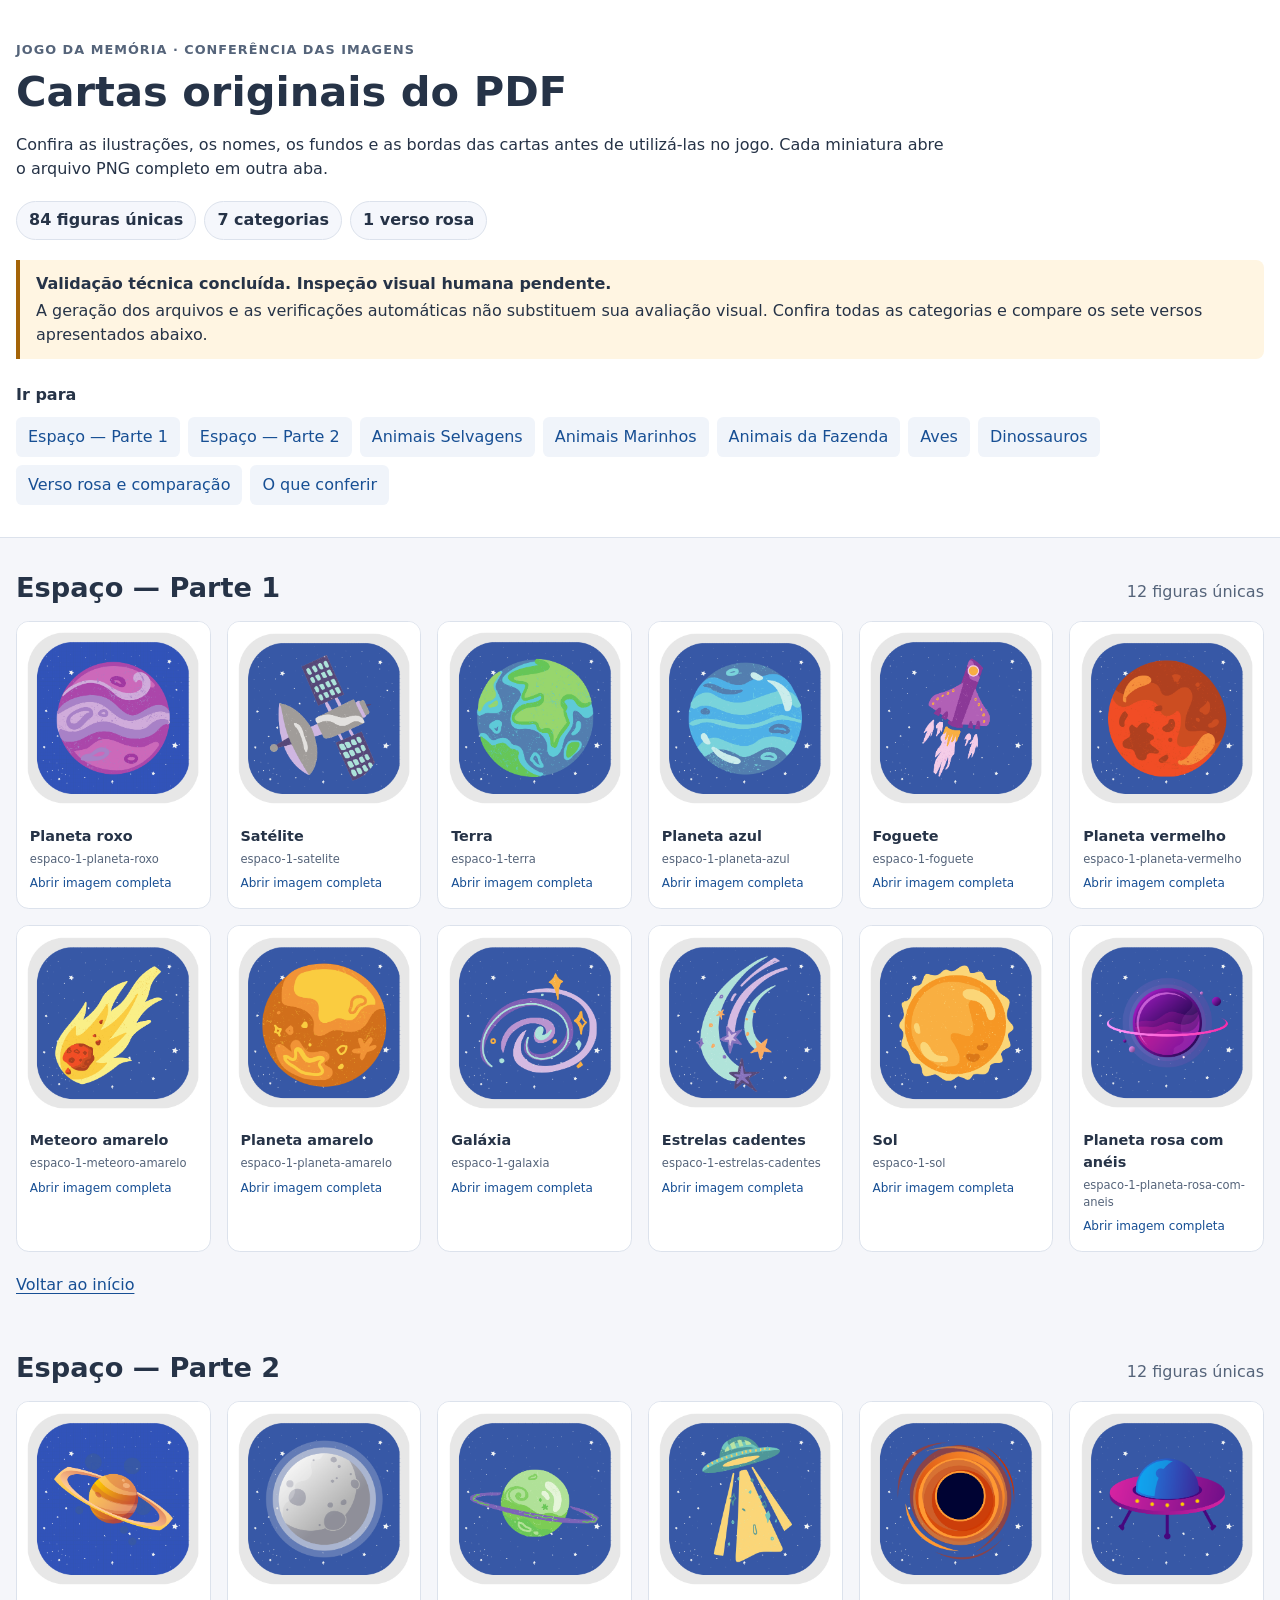
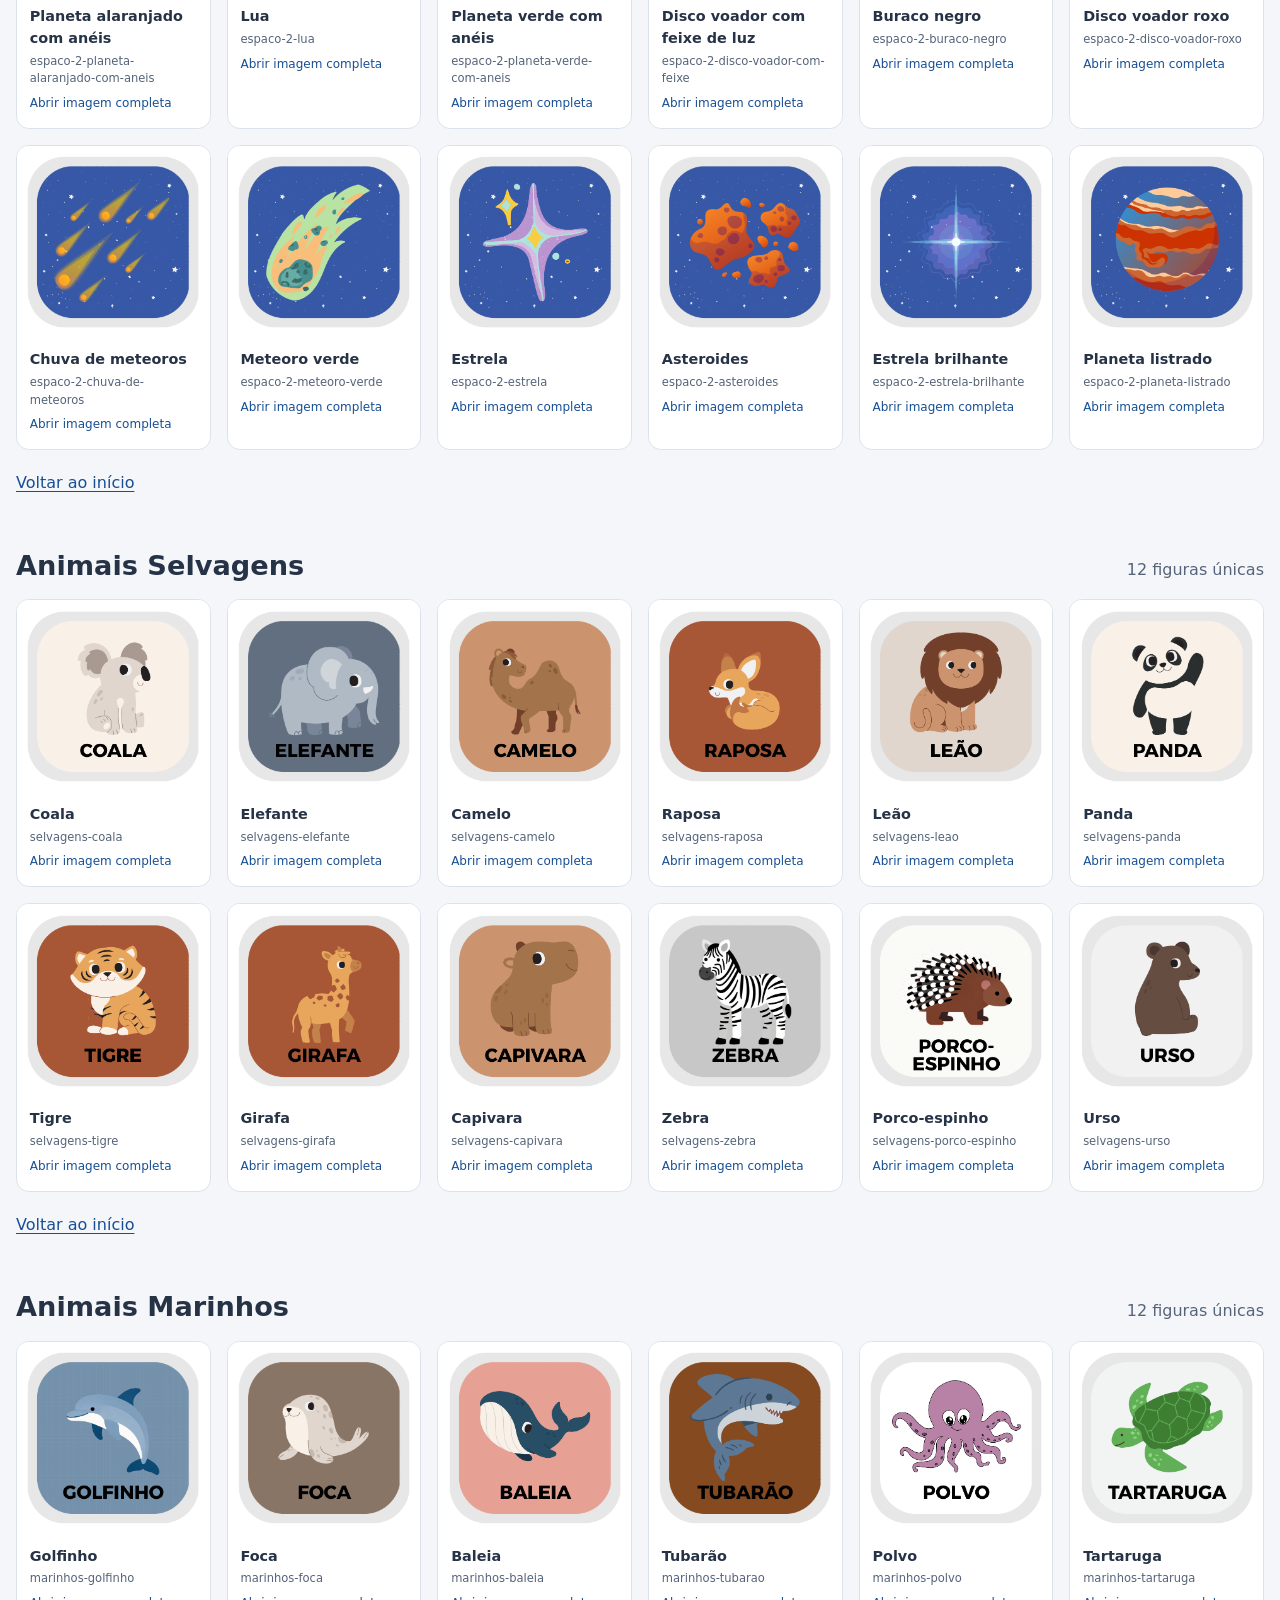
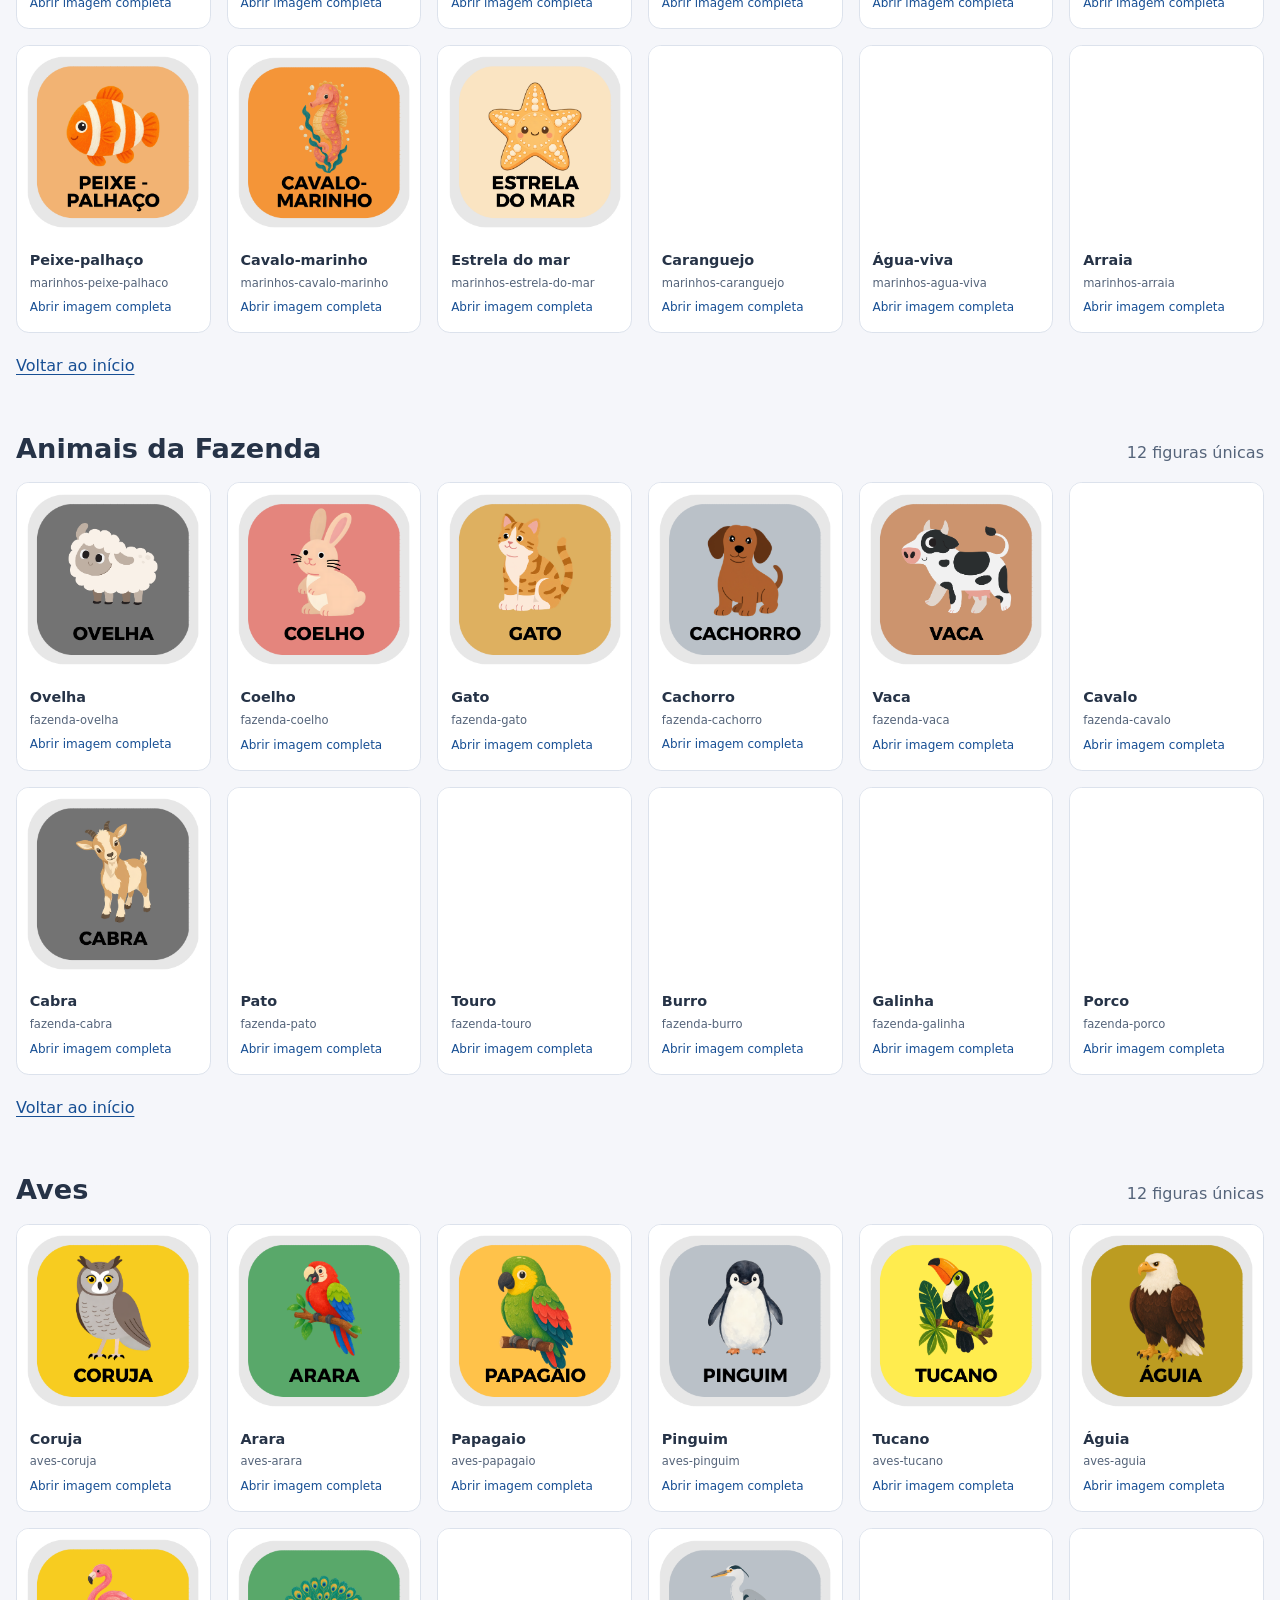
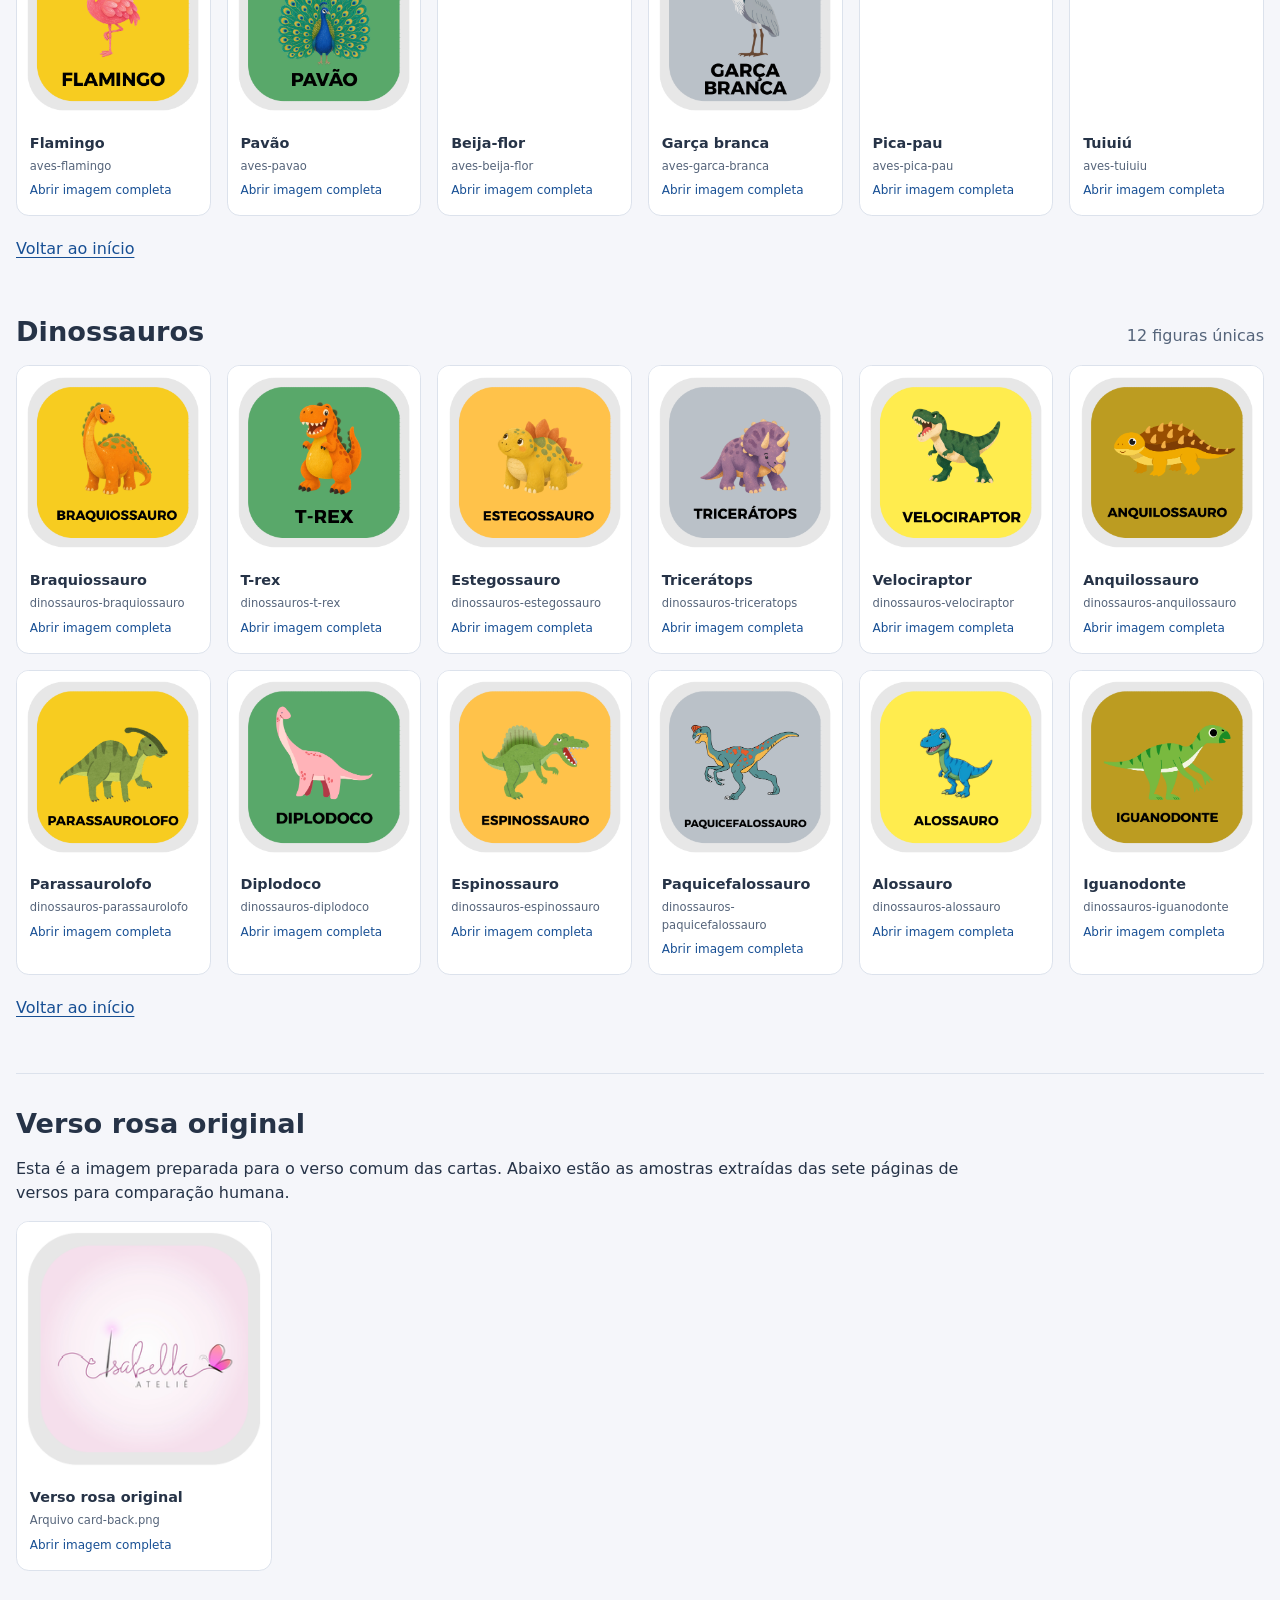
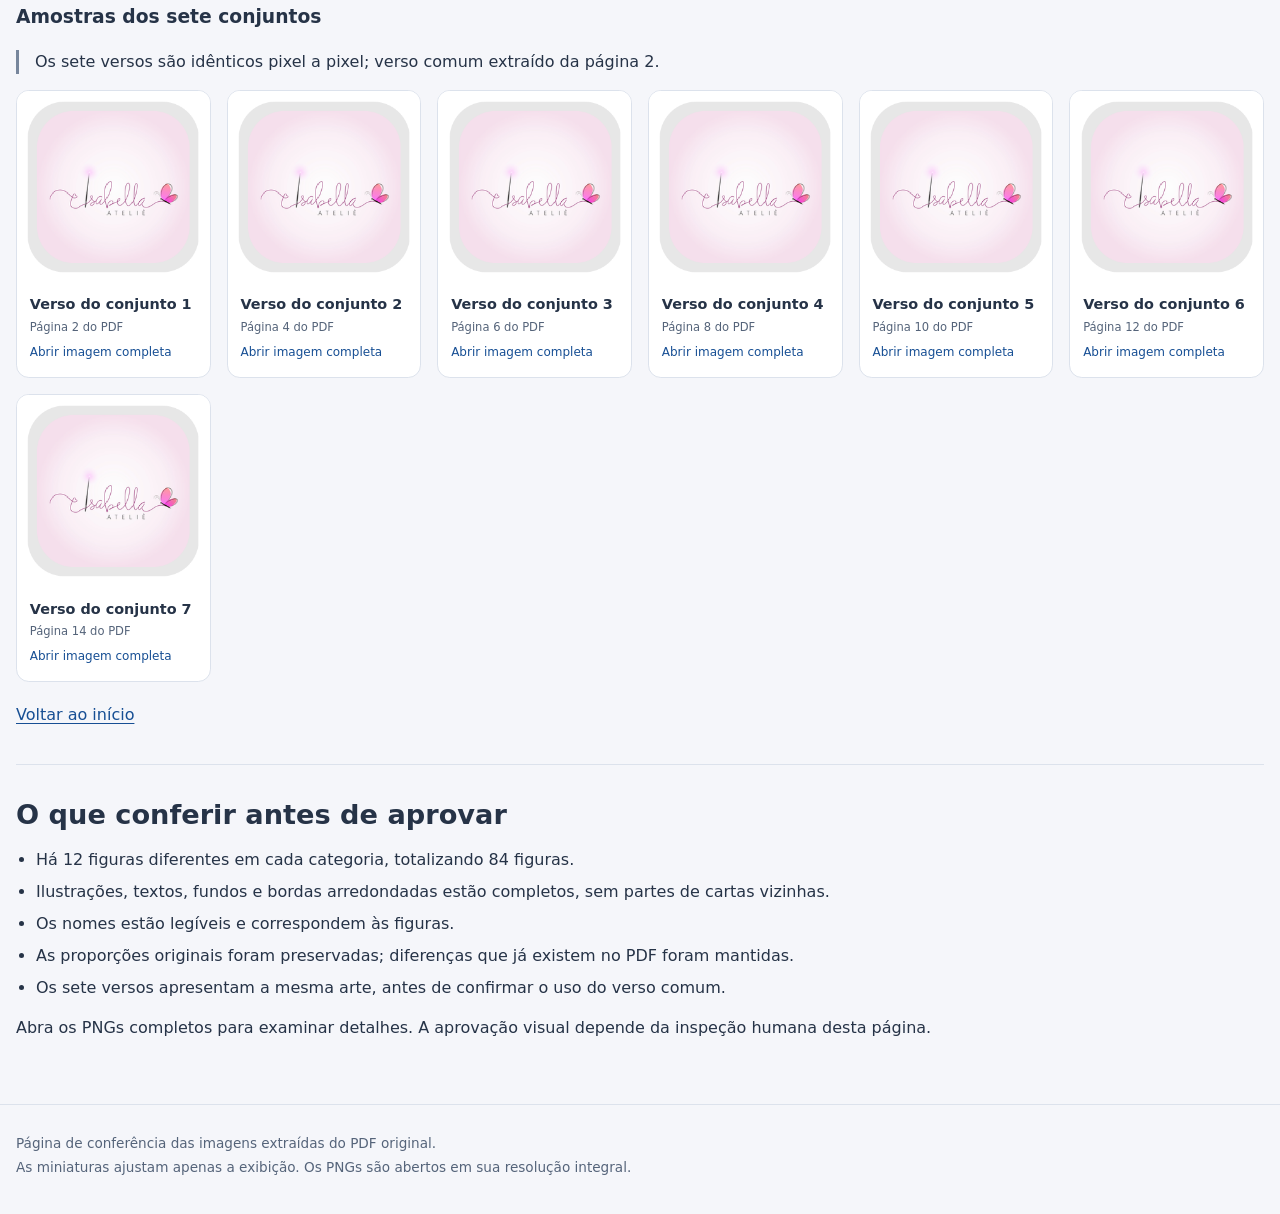
<file: cards-review.html>
<!doctype html>
<html lang="pt-BR">
<head>
  <meta charset="utf-8">
  <meta name="viewport" content="width=device-width, initial-scale=1">
  <meta name="color-scheme" content="light">
  <title>Conferência das cartas originais</title>
  <style>
    :root { color-scheme: light; font-family: system-ui, -apple-system, BlinkMacSystemFont, "Segoe UI", sans-serif;
      color: #263347; background: #f5f6fa; line-height: 1.5; scroll-behavior: smooth; }
    * { box-sizing: border-box; }
    body { margin: 0; min-width: 0; }
    a { color: #174f94; text-underline-offset: .2em; }
    a:hover { color: #0d3265; }
    a:focus-visible { outline: 3px solid #174f94; outline-offset: 4px; border-radius: 4px; }
    .skip-link { position: absolute; left: 1rem; top: -6rem; padding: .75rem 1rem; background: white; z-index: 2; }
    .skip-link:focus { top: 1rem; }
    .layout { width: min(100% - 2rem, 78rem); margin-inline: auto; }
    header { background: #fff; border-bottom: 1px solid #dce2ec; padding: 2.5rem 0 2rem; }
    .eyebrow { margin: 0 0 .5rem; font-size: .8rem; font-weight: 700; letter-spacing: .08em; text-transform: uppercase; color: #55647a; }
    h1 { margin: 0 0 1rem; font-size: clamp(1.7rem, 4vw, 2.6rem); line-height: 1.2; }
    header p { max-width: 58rem; margin: .75rem 0; }
    .summary { display: flex; flex-wrap: wrap; gap: .5rem; margin: 1.25rem 0; }
    .summary span { padding: .4rem .75rem; border-radius: 2rem; border: 1px solid #dce2ec; background: #f5f7fc; font-weight: 600; }
    .review-status { border-left: 4px solid #a46408; padding: .75rem 1rem; background: #fff5e2; border-radius: 0 .5rem .5rem 0; }
    .review-status strong { display: block; margin-bottom: .2rem; }
    nav { margin-top: 1.5rem; }
    nav ul { display: flex; flex-wrap: wrap; gap: .5rem; list-style: none; margin: .6rem 0 0; padding: 0; }
    nav a { display: block; padding: .5rem .75rem; background: #f0f4fa; border-radius: .4rem; text-decoration: none; }
    main { padding-block: 2rem; }
    section { scroll-margin-top: 1rem; }
    .category { margin-bottom: 3rem; }
    .section-heading { display: flex; align-items: baseline; justify-content: space-between; flex-wrap: wrap; gap: .5rem 1rem; margin-bottom: 1rem; }
    h2 { margin: 0; font-size: clamp(1.3rem, 3vw, 1.7rem); line-height: 1.3; }
    .section-heading span { color: #55647a; }
    .card-grid { display: grid; grid-template-columns: repeat(2, minmax(0, 1fr)); gap: .75rem; }
    .card { margin: 0; min-width: 0; background: white; border: 1px solid #dce2ec; border-radius: .8rem; overflow: hidden; }
    .image-link { display: grid; place-items: center; width: 100%; aspect-ratio: 1; padding: .65rem; background: white; }
    .image-link img { display: block; width: 100%; height: 100%; min-height: 0; object-fit: contain; }
    figcaption { display: flex; flex-direction: column; gap: .2rem; padding: .7rem .8rem 1rem; font-size: .9rem; overflow-wrap: anywhere; }
    .image-detail { font-size: .72rem; color: #55647a; }
    .open-hint { margin-top: .2rem; color: #174f94; font-size: .75rem; }
    .back-to-top { display: inline-block; margin-top: 1rem; padding-block: .3rem; }
    .back-section { border-top: 1px solid #dce2ec; padding-top: 2rem; margin-bottom: 2rem; }
    .back-section > p { max-width: 60rem; }
    .canonical-back { max-width: 16rem; margin: 1rem 0 2rem; }
    .comparison-note { border-left: 3px solid #77869c; padding-left: 1rem; }
    .check-list { padding-left: 1.25rem; max-width: 64rem; }
    .check-list li { margin-block: .5rem; }
    footer { padding: 1.5rem 0 2rem; border-top: 1px solid #dce2ec; font-size: .85rem; color: #55647a; }
    footer p { margin: .25rem 0; }
    @media (min-width: 38rem) { .card-grid { grid-template-columns: repeat(3, minmax(0, 1fr)); gap: 1rem; } }
    @media (min-width: 58rem) { .card-grid { grid-template-columns: repeat(4, minmax(0, 1fr)); } }
    @media (min-width: 75rem) { .card-grid { grid-template-columns: repeat(6, minmax(0, 1fr)); } }
    @media (max-width: 23rem) { .layout { width: min(100% - 1rem, 78rem); } figcaption { padding-inline: .5rem; font-size: .8rem; } }
    @media (prefers-reduced-motion: reduce) { :root { scroll-behavior: auto; } }
    @media print { body { background: white; } nav, .back-to-top, .open-hint, .skip-link { display: none; }
      .card-grid { grid-template-columns: repeat(4, minmax(0, 1fr)); } .card { break-inside: avoid; }
      .category { break-before: page; } header { padding-top: 0; } }
  </style>
</head>
<body>
  <a class="skip-link" href="#cartas">Ir para as cartas</a>
  <header id="inicio">
    <div class="layout">
      <p class="eyebrow">Jogo da Memória · Conferência das imagens</p>
      <h1>Cartas originais do PDF</h1>
      <p>Confira as ilustrações, os nomes, os fundos e as bordas das cartas antes de utilizá-las no jogo.
        Cada miniatura abre o arquivo PNG completo em outra aba.</p>
      <div class="summary" aria-label="Quantidade de imagens">
        <span>84 figuras únicas</span><span>7 categorias</span><span>1 verso rosa</span>
      </div>
      <div class="review-status" role="note">
        <strong>Validação técnica concluída. Inspeção visual humana pendente.</strong>
        A geração dos arquivos e as verificações automáticas não substituem sua avaliação visual.
        Confira todas as categorias e compare os sete versos apresentados abaixo.
      </div>
      <nav aria-label="Categorias e conferência">
        <strong>Ir para</strong>
        <ul><li><a href="#categoria-espaco-1">Espaço — Parte 1</a></li><li><a href="#categoria-espaco-2">Espaço — Parte 2</a></li><li><a href="#categoria-selvagens">Animais Selvagens</a></li><li><a href="#categoria-marinhos">Animais Marinhos</a></li><li><a href="#categoria-fazenda">Animais da Fazenda</a></li><li><a href="#categoria-aves">Aves</a></li><li><a href="#categoria-dinossauros">Dinossauros</a></li><li><a href="#versos">Verso rosa e comparação</a></li><li><a href="#conferencia">O que conferir</a></li></ul>
      </nav>
    </div>
  </header>
  <main class="layout" id="cartas">
    <section class="category" id="categoria-espaco-1" aria-labelledby="titulo-categoria-espaco-1">
          <div class="section-heading"><h2 id="titulo-categoria-espaco-1">Espaço — Parte 1</h2>
            <span>12 figuras únicas</span></div>
          <div class="card-grid"><figure class="card">
          <a class="image-link" href="cards/espaco-1/planeta-roxo.png" target="_blank" rel="noopener"
             aria-label="Abrir imagem completa de Planeta roxo em outra aba">
            <img src="cards/espaco-1/planeta-roxo.png" alt="Planeta roxo" loading="lazy" decoding="async">
          </a>
          <figcaption><strong>Planeta roxo</strong><span class="image-detail">espaco-1-planeta-roxo</span>
            <span class="open-hint">Abrir imagem completa</span>
          </figcaption>
        </figure>
<figure class="card">
          <a class="image-link" href="cards/espaco-1/satelite.png" target="_blank" rel="noopener"
             aria-label="Abrir imagem completa de Satélite em outra aba">
            <img src="cards/espaco-1/satelite.png" alt="Satélite" loading="lazy" decoding="async">
          </a>
          <figcaption><strong>Satélite</strong><span class="image-detail">espaco-1-satelite</span>
            <span class="open-hint">Abrir imagem completa</span>
          </figcaption>
        </figure>
<figure class="card">
          <a class="image-link" href="cards/espaco-1/terra.png" target="_blank" rel="noopener"
             aria-label="Abrir imagem completa de Terra em outra aba">
            <img src="cards/espaco-1/terra.png" alt="Terra" loading="lazy" decoding="async">
          </a>
          <figcaption><strong>Terra</strong><span class="image-detail">espaco-1-terra</span>
            <span class="open-hint">Abrir imagem completa</span>
          </figcaption>
        </figure>
<figure class="card">
          <a class="image-link" href="cards/espaco-1/planeta-azul.png" target="_blank" rel="noopener"
             aria-label="Abrir imagem completa de Planeta azul em outra aba">
            <img src="cards/espaco-1/planeta-azul.png" alt="Planeta azul" loading="lazy" decoding="async">
          </a>
          <figcaption><strong>Planeta azul</strong><span class="image-detail">espaco-1-planeta-azul</span>
            <span class="open-hint">Abrir imagem completa</span>
          </figcaption>
        </figure>
<figure class="card">
          <a class="image-link" href="cards/espaco-1/foguete.png" target="_blank" rel="noopener"
             aria-label="Abrir imagem completa de Foguete em outra aba">
            <img src="cards/espaco-1/foguete.png" alt="Foguete" loading="lazy" decoding="async">
          </a>
          <figcaption><strong>Foguete</strong><span class="image-detail">espaco-1-foguete</span>
            <span class="open-hint">Abrir imagem completa</span>
          </figcaption>
        </figure>
<figure class="card">
          <a class="image-link" href="cards/espaco-1/planeta-vermelho.png" target="_blank" rel="noopener"
             aria-label="Abrir imagem completa de Planeta vermelho em outra aba">
            <img src="cards/espaco-1/planeta-vermelho.png" alt="Planeta vermelho" loading="lazy" decoding="async">
          </a>
          <figcaption><strong>Planeta vermelho</strong><span class="image-detail">espaco-1-planeta-vermelho</span>
            <span class="open-hint">Abrir imagem completa</span>
          </figcaption>
        </figure>
<figure class="card">
          <a class="image-link" href="cards/espaco-1/meteoro-amarelo.png" target="_blank" rel="noopener"
             aria-label="Abrir imagem completa de Meteoro amarelo em outra aba">
            <img src="cards/espaco-1/meteoro-amarelo.png" alt="Meteoro amarelo" loading="lazy" decoding="async">
          </a>
          <figcaption><strong>Meteoro amarelo</strong><span class="image-detail">espaco-1-meteoro-amarelo</span>
            <span class="open-hint">Abrir imagem completa</span>
          </figcaption>
        </figure>
<figure class="card">
          <a class="image-link" href="cards/espaco-1/planeta-amarelo.png" target="_blank" rel="noopener"
             aria-label="Abrir imagem completa de Planeta amarelo em outra aba">
            <img src="cards/espaco-1/planeta-amarelo.png" alt="Planeta amarelo" loading="lazy" decoding="async">
          </a>
          <figcaption><strong>Planeta amarelo</strong><span class="image-detail">espaco-1-planeta-amarelo</span>
            <span class="open-hint">Abrir imagem completa</span>
          </figcaption>
        </figure>
<figure class="card">
          <a class="image-link" href="cards/espaco-1/galaxia.png" target="_blank" rel="noopener"
             aria-label="Abrir imagem completa de Galáxia em outra aba">
            <img src="cards/espaco-1/galaxia.png" alt="Galáxia" loading="lazy" decoding="async">
          </a>
          <figcaption><strong>Galáxia</strong><span class="image-detail">espaco-1-galaxia</span>
            <span class="open-hint">Abrir imagem completa</span>
          </figcaption>
        </figure>
<figure class="card">
          <a class="image-link" href="cards/espaco-1/estrelas-cadentes.png" target="_blank" rel="noopener"
             aria-label="Abrir imagem completa de Estrelas cadentes em outra aba">
            <img src="cards/espaco-1/estrelas-cadentes.png" alt="Estrelas cadentes" loading="lazy" decoding="async">
          </a>
          <figcaption><strong>Estrelas cadentes</strong><span class="image-detail">espaco-1-estrelas-cadentes</span>
            <span class="open-hint">Abrir imagem completa</span>
          </figcaption>
        </figure>
<figure class="card">
          <a class="image-link" href="cards/espaco-1/sol.png" target="_blank" rel="noopener"
             aria-label="Abrir imagem completa de Sol em outra aba">
            <img src="cards/espaco-1/sol.png" alt="Sol" loading="lazy" decoding="async">
          </a>
          <figcaption><strong>Sol</strong><span class="image-detail">espaco-1-sol</span>
            <span class="open-hint">Abrir imagem completa</span>
          </figcaption>
        </figure>
<figure class="card">
          <a class="image-link" href="cards/espaco-1/planeta-rosa-com-aneis.png" target="_blank" rel="noopener"
             aria-label="Abrir imagem completa de Planeta rosa com anéis em outra aba">
            <img src="cards/espaco-1/planeta-rosa-com-aneis.png" alt="Planeta rosa com anéis" loading="lazy" decoding="async">
          </a>
          <figcaption><strong>Planeta rosa com anéis</strong><span class="image-detail">espaco-1-planeta-rosa-com-aneis</span>
            <span class="open-hint">Abrir imagem completa</span>
          </figcaption>
        </figure></div>
          <a class="back-to-top" href="#inicio">Voltar ao início</a>
        </section><section class="category" id="categoria-espaco-2" aria-labelledby="titulo-categoria-espaco-2">
          <div class="section-heading"><h2 id="titulo-categoria-espaco-2">Espaço — Parte 2</h2>
            <span>12 figuras únicas</span></div>
          <div class="card-grid"><figure class="card">
          <a class="image-link" href="cards/espaco-2/planeta-alaranjado-com-aneis.png" target="_blank" rel="noopener"
             aria-label="Abrir imagem completa de Planeta alaranjado com anéis em outra aba">
            <img src="cards/espaco-2/planeta-alaranjado-com-aneis.png" alt="Planeta alaranjado com anéis" loading="lazy" decoding="async">
          </a>
          <figcaption><strong>Planeta alaranjado com anéis</strong><span class="image-detail">espaco-2-planeta-alaranjado-com-aneis</span>
            <span class="open-hint">Abrir imagem completa</span>
          </figcaption>
        </figure>
<figure class="card">
          <a class="image-link" href="cards/espaco-2/lua.png" target="_blank" rel="noopener"
             aria-label="Abrir imagem completa de Lua em outra aba">
            <img src="cards/espaco-2/lua.png" alt="Lua" loading="lazy" decoding="async">
          </a>
          <figcaption><strong>Lua</strong><span class="image-detail">espaco-2-lua</span>
            <span class="open-hint">Abrir imagem completa</span>
          </figcaption>
        </figure>
<figure class="card">
          <a class="image-link" href="cards/espaco-2/planeta-verde-com-aneis.png" target="_blank" rel="noopener"
             aria-label="Abrir imagem completa de Planeta verde com anéis em outra aba">
            <img src="cards/espaco-2/planeta-verde-com-aneis.png" alt="Planeta verde com anéis" loading="lazy" decoding="async">
          </a>
          <figcaption><strong>Planeta verde com anéis</strong><span class="image-detail">espaco-2-planeta-verde-com-aneis</span>
            <span class="open-hint">Abrir imagem completa</span>
          </figcaption>
        </figure>
<figure class="card">
          <a class="image-link" href="cards/espaco-2/disco-voador-com-feixe.png" target="_blank" rel="noopener"
             aria-label="Abrir imagem completa de Disco voador com feixe de luz em outra aba">
            <img src="cards/espaco-2/disco-voador-com-feixe.png" alt="Disco voador com feixe de luz" loading="lazy" decoding="async">
          </a>
          <figcaption><strong>Disco voador com feixe de luz</strong><span class="image-detail">espaco-2-disco-voador-com-feixe</span>
            <span class="open-hint">Abrir imagem completa</span>
          </figcaption>
        </figure>
<figure class="card">
          <a class="image-link" href="cards/espaco-2/buraco-negro.png" target="_blank" rel="noopener"
             aria-label="Abrir imagem completa de Buraco negro em outra aba">
            <img src="cards/espaco-2/buraco-negro.png" alt="Buraco negro" loading="lazy" decoding="async">
          </a>
          <figcaption><strong>Buraco negro</strong><span class="image-detail">espaco-2-buraco-negro</span>
            <span class="open-hint">Abrir imagem completa</span>
          </figcaption>
        </figure>
<figure class="card">
          <a class="image-link" href="cards/espaco-2/disco-voador-roxo.png" target="_blank" rel="noopener"
             aria-label="Abrir imagem completa de Disco voador roxo em outra aba">
            <img src="cards/espaco-2/disco-voador-roxo.png" alt="Disco voador roxo" loading="lazy" decoding="async">
          </a>
          <figcaption><strong>Disco voador roxo</strong><span class="image-detail">espaco-2-disco-voador-roxo</span>
            <span class="open-hint">Abrir imagem completa</span>
          </figcaption>
        </figure>
<figure class="card">
          <a class="image-link" href="cards/espaco-2/chuva-de-meteoros.png" target="_blank" rel="noopener"
             aria-label="Abrir imagem completa de Chuva de meteoros em outra aba">
            <img src="cards/espaco-2/chuva-de-meteoros.png" alt="Chuva de meteoros" loading="lazy" decoding="async">
          </a>
          <figcaption><strong>Chuva de meteoros</strong><span class="image-detail">espaco-2-chuva-de-meteoros</span>
            <span class="open-hint">Abrir imagem completa</span>
          </figcaption>
        </figure>
<figure class="card">
          <a class="image-link" href="cards/espaco-2/meteoro-verde.png" target="_blank" rel="noopener"
             aria-label="Abrir imagem completa de Meteoro verde em outra aba">
            <img src="cards/espaco-2/meteoro-verde.png" alt="Meteoro verde" loading="lazy" decoding="async">
          </a>
          <figcaption><strong>Meteoro verde</strong><span class="image-detail">espaco-2-meteoro-verde</span>
            <span class="open-hint">Abrir imagem completa</span>
          </figcaption>
        </figure>
<figure class="card">
          <a class="image-link" href="cards/espaco-2/estrela.png" target="_blank" rel="noopener"
             aria-label="Abrir imagem completa de Estrela em outra aba">
            <img src="cards/espaco-2/estrela.png" alt="Estrela" loading="lazy" decoding="async">
          </a>
          <figcaption><strong>Estrela</strong><span class="image-detail">espaco-2-estrela</span>
            <span class="open-hint">Abrir imagem completa</span>
          </figcaption>
        </figure>
<figure class="card">
          <a class="image-link" href="cards/espaco-2/asteroides.png" target="_blank" rel="noopener"
             aria-label="Abrir imagem completa de Asteroides em outra aba">
            <img src="cards/espaco-2/asteroides.png" alt="Asteroides" loading="lazy" decoding="async">
          </a>
          <figcaption><strong>Asteroides</strong><span class="image-detail">espaco-2-asteroides</span>
            <span class="open-hint">Abrir imagem completa</span>
          </figcaption>
        </figure>
<figure class="card">
          <a class="image-link" href="cards/espaco-2/estrela-brilhante.png" target="_blank" rel="noopener"
             aria-label="Abrir imagem completa de Estrela brilhante em outra aba">
            <img src="cards/espaco-2/estrela-brilhante.png" alt="Estrela brilhante" loading="lazy" decoding="async">
          </a>
          <figcaption><strong>Estrela brilhante</strong><span class="image-detail">espaco-2-estrela-brilhante</span>
            <span class="open-hint">Abrir imagem completa</span>
          </figcaption>
        </figure>
<figure class="card">
          <a class="image-link" href="cards/espaco-2/planeta-listrado.png" target="_blank" rel="noopener"
             aria-label="Abrir imagem completa de Planeta listrado em outra aba">
            <img src="cards/espaco-2/planeta-listrado.png" alt="Planeta listrado" loading="lazy" decoding="async">
          </a>
          <figcaption><strong>Planeta listrado</strong><span class="image-detail">espaco-2-planeta-listrado</span>
            <span class="open-hint">Abrir imagem completa</span>
          </figcaption>
        </figure></div>
          <a class="back-to-top" href="#inicio">Voltar ao início</a>
        </section><section class="category" id="categoria-selvagens" aria-labelledby="titulo-categoria-selvagens">
          <div class="section-heading"><h2 id="titulo-categoria-selvagens">Animais Selvagens</h2>
            <span>12 figuras únicas</span></div>
          <div class="card-grid"><figure class="card">
          <a class="image-link" href="cards/selvagens/coala.png" target="_blank" rel="noopener"
             aria-label="Abrir imagem completa de Coala em outra aba">
            <img src="cards/selvagens/coala.png" alt="Coala" loading="lazy" decoding="async">
          </a>
          <figcaption><strong>Coala</strong><span class="image-detail">selvagens-coala</span>
            <span class="open-hint">Abrir imagem completa</span>
          </figcaption>
        </figure>
<figure class="card">
          <a class="image-link" href="cards/selvagens/elefante.png" target="_blank" rel="noopener"
             aria-label="Abrir imagem completa de Elefante em outra aba">
            <img src="cards/selvagens/elefante.png" alt="Elefante" loading="lazy" decoding="async">
          </a>
          <figcaption><strong>Elefante</strong><span class="image-detail">selvagens-elefante</span>
            <span class="open-hint">Abrir imagem completa</span>
          </figcaption>
        </figure>
<figure class="card">
          <a class="image-link" href="cards/selvagens/camelo.png" target="_blank" rel="noopener"
             aria-label="Abrir imagem completa de Camelo em outra aba">
            <img src="cards/selvagens/camelo.png" alt="Camelo" loading="lazy" decoding="async">
          </a>
          <figcaption><strong>Camelo</strong><span class="image-detail">selvagens-camelo</span>
            <span class="open-hint">Abrir imagem completa</span>
          </figcaption>
        </figure>
<figure class="card">
          <a class="image-link" href="cards/selvagens/raposa.png" target="_blank" rel="noopener"
             aria-label="Abrir imagem completa de Raposa em outra aba">
            <img src="cards/selvagens/raposa.png" alt="Raposa" loading="lazy" decoding="async">
          </a>
          <figcaption><strong>Raposa</strong><span class="image-detail">selvagens-raposa</span>
            <span class="open-hint">Abrir imagem completa</span>
          </figcaption>
        </figure>
<figure class="card">
          <a class="image-link" href="cards/selvagens/leao.png" target="_blank" rel="noopener"
             aria-label="Abrir imagem completa de Leão em outra aba">
            <img src="cards/selvagens/leao.png" alt="Leão" loading="lazy" decoding="async">
          </a>
          <figcaption><strong>Leão</strong><span class="image-detail">selvagens-leao</span>
            <span class="open-hint">Abrir imagem completa</span>
          </figcaption>
        </figure>
<figure class="card">
          <a class="image-link" href="cards/selvagens/panda.png" target="_blank" rel="noopener"
             aria-label="Abrir imagem completa de Panda em outra aba">
            <img src="cards/selvagens/panda.png" alt="Panda" loading="lazy" decoding="async">
          </a>
          <figcaption><strong>Panda</strong><span class="image-detail">selvagens-panda</span>
            <span class="open-hint">Abrir imagem completa</span>
          </figcaption>
        </figure>
<figure class="card">
          <a class="image-link" href="cards/selvagens/tigre.png" target="_blank" rel="noopener"
             aria-label="Abrir imagem completa de Tigre em outra aba">
            <img src="cards/selvagens/tigre.png" alt="Tigre" loading="lazy" decoding="async">
          </a>
          <figcaption><strong>Tigre</strong><span class="image-detail">selvagens-tigre</span>
            <span class="open-hint">Abrir imagem completa</span>
          </figcaption>
        </figure>
<figure class="card">
          <a class="image-link" href="cards/selvagens/girafa.png" target="_blank" rel="noopener"
             aria-label="Abrir imagem completa de Girafa em outra aba">
            <img src="cards/selvagens/girafa.png" alt="Girafa" loading="lazy" decoding="async">
          </a>
          <figcaption><strong>Girafa</strong><span class="image-detail">selvagens-girafa</span>
            <span class="open-hint">Abrir imagem completa</span>
          </figcaption>
        </figure>
<figure class="card">
          <a class="image-link" href="cards/selvagens/capivara.png" target="_blank" rel="noopener"
             aria-label="Abrir imagem completa de Capivara em outra aba">
            <img src="cards/selvagens/capivara.png" alt="Capivara" loading="lazy" decoding="async">
          </a>
          <figcaption><strong>Capivara</strong><span class="image-detail">selvagens-capivara</span>
            <span class="open-hint">Abrir imagem completa</span>
          </figcaption>
        </figure>
<figure class="card">
          <a class="image-link" href="cards/selvagens/zebra.png" target="_blank" rel="noopener"
             aria-label="Abrir imagem completa de Zebra em outra aba">
            <img src="cards/selvagens/zebra.png" alt="Zebra" loading="lazy" decoding="async">
          </a>
          <figcaption><strong>Zebra</strong><span class="image-detail">selvagens-zebra</span>
            <span class="open-hint">Abrir imagem completa</span>
          </figcaption>
        </figure>
<figure class="card">
          <a class="image-link" href="cards/selvagens/porco-espinho.png" target="_blank" rel="noopener"
             aria-label="Abrir imagem completa de Porco-espinho em outra aba">
            <img src="cards/selvagens/porco-espinho.png" alt="Porco-espinho" loading="lazy" decoding="async">
          </a>
          <figcaption><strong>Porco-espinho</strong><span class="image-detail">selvagens-porco-espinho</span>
            <span class="open-hint">Abrir imagem completa</span>
          </figcaption>
        </figure>
<figure class="card">
          <a class="image-link" href="cards/selvagens/urso.png" target="_blank" rel="noopener"
             aria-label="Abrir imagem completa de Urso em outra aba">
            <img src="cards/selvagens/urso.png" alt="Urso" loading="lazy" decoding="async">
          </a>
          <figcaption><strong>Urso</strong><span class="image-detail">selvagens-urso</span>
            <span class="open-hint">Abrir imagem completa</span>
          </figcaption>
        </figure></div>
          <a class="back-to-top" href="#inicio">Voltar ao início</a>
        </section><section class="category" id="categoria-marinhos" aria-labelledby="titulo-categoria-marinhos">
          <div class="section-heading"><h2 id="titulo-categoria-marinhos">Animais Marinhos</h2>
            <span>12 figuras únicas</span></div>
          <div class="card-grid"><figure class="card">
          <a class="image-link" href="cards/marinhos/golfinho.png" target="_blank" rel="noopener"
             aria-label="Abrir imagem completa de Golfinho em outra aba">
            <img src="cards/marinhos/golfinho.png" alt="Golfinho" loading="lazy" decoding="async">
          </a>
          <figcaption><strong>Golfinho</strong><span class="image-detail">marinhos-golfinho</span>
            <span class="open-hint">Abrir imagem completa</span>
          </figcaption>
        </figure>
<figure class="card">
          <a class="image-link" href="cards/marinhos/foca.png" target="_blank" rel="noopener"
             aria-label="Abrir imagem completa de Foca em outra aba">
            <img src="cards/marinhos/foca.png" alt="Foca" loading="lazy" decoding="async">
          </a>
          <figcaption><strong>Foca</strong><span class="image-detail">marinhos-foca</span>
            <span class="open-hint">Abrir imagem completa</span>
          </figcaption>
        </figure>
<figure class="card">
          <a class="image-link" href="cards/marinhos/baleia.png" target="_blank" rel="noopener"
             aria-label="Abrir imagem completa de Baleia em outra aba">
            <img src="cards/marinhos/baleia.png" alt="Baleia" loading="lazy" decoding="async">
          </a>
          <figcaption><strong>Baleia</strong><span class="image-detail">marinhos-baleia</span>
            <span class="open-hint">Abrir imagem completa</span>
          </figcaption>
        </figure>
<figure class="card">
          <a class="image-link" href="cards/marinhos/tubarao.png" target="_blank" rel="noopener"
             aria-label="Abrir imagem completa de Tubarão em outra aba">
            <img src="cards/marinhos/tubarao.png" alt="Tubarão" loading="lazy" decoding="async">
          </a>
          <figcaption><strong>Tubarão</strong><span class="image-detail">marinhos-tubarao</span>
            <span class="open-hint">Abrir imagem completa</span>
          </figcaption>
        </figure>
<figure class="card">
          <a class="image-link" href="cards/marinhos/polvo.png" target="_blank" rel="noopener"
             aria-label="Abrir imagem completa de Polvo em outra aba">
            <img src="cards/marinhos/polvo.png" alt="Polvo" loading="lazy" decoding="async">
          </a>
          <figcaption><strong>Polvo</strong><span class="image-detail">marinhos-polvo</span>
            <span class="open-hint">Abrir imagem completa</span>
          </figcaption>
        </figure>
<figure class="card">
          <a class="image-link" href="cards/marinhos/tartaruga.png" target="_blank" rel="noopener"
             aria-label="Abrir imagem completa de Tartaruga em outra aba">
            <img src="cards/marinhos/tartaruga.png" alt="Tartaruga" loading="lazy" decoding="async">
          </a>
          <figcaption><strong>Tartaruga</strong><span class="image-detail">marinhos-tartaruga</span>
            <span class="open-hint">Abrir imagem completa</span>
          </figcaption>
        </figure>
<figure class="card">
          <a class="image-link" href="cards/marinhos/peixe-palhaco.png" target="_blank" rel="noopener"
             aria-label="Abrir imagem completa de Peixe-palhaço em outra aba">
            <img src="cards/marinhos/peixe-palhaco.png" alt="Peixe-palhaço" loading="lazy" decoding="async">
          </a>
          <figcaption><strong>Peixe-palhaço</strong><span class="image-detail">marinhos-peixe-palhaco</span>
            <span class="open-hint">Abrir imagem completa</span>
          </figcaption>
        </figure>
<figure class="card">
          <a class="image-link" href="cards/marinhos/cavalo-marinho.png" target="_blank" rel="noopener"
             aria-label="Abrir imagem completa de Cavalo-marinho em outra aba">
            <img src="cards/marinhos/cavalo-marinho.png" alt="Cavalo-marinho" loading="lazy" decoding="async">
          </a>
          <figcaption><strong>Cavalo-marinho</strong><span class="image-detail">marinhos-cavalo-marinho</span>
            <span class="open-hint">Abrir imagem completa</span>
          </figcaption>
        </figure>
<figure class="card">
          <a class="image-link" href="cards/marinhos/estrela-do-mar.png" target="_blank" rel="noopener"
             aria-label="Abrir imagem completa de Estrela do mar em outra aba">
            <img src="cards/marinhos/estrela-do-mar.png" alt="Estrela do mar" loading="lazy" decoding="async">
          </a>
          <figcaption><strong>Estrela do mar</strong><span class="image-detail">marinhos-estrela-do-mar</span>
            <span class="open-hint">Abrir imagem completa</span>
          </figcaption>
        </figure>
<figure class="card">
          <a class="image-link" href="cards/marinhos/caranguejo.png" target="_blank" rel="noopener"
             aria-label="Abrir imagem completa de Caranguejo em outra aba">
            <img src="cards/marinhos/caranguejo.png" alt="Caranguejo" loading="lazy" decoding="async">
          </a>
          <figcaption><strong>Caranguejo</strong><span class="image-detail">marinhos-caranguejo</span>
            <span class="open-hint">Abrir imagem completa</span>
          </figcaption>
        </figure>
<figure class="card">
          <a class="image-link" href="cards/marinhos/agua-viva.png" target="_blank" rel="noopener"
             aria-label="Abrir imagem completa de Água-viva em outra aba">
            <img src="cards/marinhos/agua-viva.png" alt="Água-viva" loading="lazy" decoding="async">
          </a>
          <figcaption><strong>Água-viva</strong><span class="image-detail">marinhos-agua-viva</span>
            <span class="open-hint">Abrir imagem completa</span>
          </figcaption>
        </figure>
<figure class="card">
          <a class="image-link" href="cards/marinhos/arraia.png" target="_blank" rel="noopener"
             aria-label="Abrir imagem completa de Arraia em outra aba">
            <img src="cards/marinhos/arraia.png" alt="Arraia" loading="lazy" decoding="async">
          </a>
          <figcaption><strong>Arraia</strong><span class="image-detail">marinhos-arraia</span>
            <span class="open-hint">Abrir imagem completa</span>
          </figcaption>
        </figure></div>
          <a class="back-to-top" href="#inicio">Voltar ao início</a>
        </section><section class="category" id="categoria-fazenda" aria-labelledby="titulo-categoria-fazenda">
          <div class="section-heading"><h2 id="titulo-categoria-fazenda">Animais da Fazenda</h2>
            <span>12 figuras únicas</span></div>
          <div class="card-grid"><figure class="card">
          <a class="image-link" href="cards/fazenda/ovelha.png" target="_blank" rel="noopener"
             aria-label="Abrir imagem completa de Ovelha em outra aba">
            <img src="cards/fazenda/ovelha.png" alt="Ovelha" loading="lazy" decoding="async">
          </a>
          <figcaption><strong>Ovelha</strong><span class="image-detail">fazenda-ovelha</span>
            <span class="open-hint">Abrir imagem completa</span>
          </figcaption>
        </figure>
<figure class="card">
          <a class="image-link" href="cards/fazenda/coelho.png" target="_blank" rel="noopener"
             aria-label="Abrir imagem completa de Coelho em outra aba">
            <img src="cards/fazenda/coelho.png" alt="Coelho" loading="lazy" decoding="async">
          </a>
          <figcaption><strong>Coelho</strong><span class="image-detail">fazenda-coelho</span>
            <span class="open-hint">Abrir imagem completa</span>
          </figcaption>
        </figure>
<figure class="card">
          <a class="image-link" href="cards/fazenda/gato.png" target="_blank" rel="noopener"
             aria-label="Abrir imagem completa de Gato em outra aba">
            <img src="cards/fazenda/gato.png" alt="Gato" loading="lazy" decoding="async">
          </a>
          <figcaption><strong>Gato</strong><span class="image-detail">fazenda-gato</span>
            <span class="open-hint">Abrir imagem completa</span>
          </figcaption>
        </figure>
<figure class="card">
          <a class="image-link" href="cards/fazenda/cachorro.png" target="_blank" rel="noopener"
             aria-label="Abrir imagem completa de Cachorro em outra aba">
            <img src="cards/fazenda/cachorro.png" alt="Cachorro" loading="lazy" decoding="async">
          </a>
          <figcaption><strong>Cachorro</strong><span class="image-detail">fazenda-cachorro</span>
            <span class="open-hint">Abrir imagem completa</span>
          </figcaption>
        </figure>
<figure class="card">
          <a class="image-link" href="cards/fazenda/vaca.png" target="_blank" rel="noopener"
             aria-label="Abrir imagem completa de Vaca em outra aba">
            <img src="cards/fazenda/vaca.png" alt="Vaca" loading="lazy" decoding="async">
          </a>
          <figcaption><strong>Vaca</strong><span class="image-detail">fazenda-vaca</span>
            <span class="open-hint">Abrir imagem completa</span>
          </figcaption>
        </figure>
<figure class="card">
          <a class="image-link" href="cards/fazenda/cavalo.png" target="_blank" rel="noopener"
             aria-label="Abrir imagem completa de Cavalo em outra aba">
            <img src="cards/fazenda/cavalo.png" alt="Cavalo" loading="lazy" decoding="async">
          </a>
          <figcaption><strong>Cavalo</strong><span class="image-detail">fazenda-cavalo</span>
            <span class="open-hint">Abrir imagem completa</span>
          </figcaption>
        </figure>
<figure class="card">
          <a class="image-link" href="cards/fazenda/cabra.png" target="_blank" rel="noopener"
             aria-label="Abrir imagem completa de Cabra em outra aba">
            <img src="cards/fazenda/cabra.png" alt="Cabra" loading="lazy" decoding="async">
          </a>
          <figcaption><strong>Cabra</strong><span class="image-detail">fazenda-cabra</span>
            <span class="open-hint">Abrir imagem completa</span>
          </figcaption>
        </figure>
<figure class="card">
          <a class="image-link" href="cards/fazenda/pato.png" target="_blank" rel="noopener"
             aria-label="Abrir imagem completa de Pato em outra aba">
            <img src="cards/fazenda/pato.png" alt="Pato" loading="lazy" decoding="async">
          </a>
          <figcaption><strong>Pato</strong><span class="image-detail">fazenda-pato</span>
            <span class="open-hint">Abrir imagem completa</span>
          </figcaption>
        </figure>
<figure class="card">
          <a class="image-link" href="cards/fazenda/touro.png" target="_blank" rel="noopener"
             aria-label="Abrir imagem completa de Touro em outra aba">
            <img src="cards/fazenda/touro.png" alt="Touro" loading="lazy" decoding="async">
          </a>
          <figcaption><strong>Touro</strong><span class="image-detail">fazenda-touro</span>
            <span class="open-hint">Abrir imagem completa</span>
          </figcaption>
        </figure>
<figure class="card">
          <a class="image-link" href="cards/fazenda/burro.png" target="_blank" rel="noopener"
             aria-label="Abrir imagem completa de Burro em outra aba">
            <img src="cards/fazenda/burro.png" alt="Burro" loading="lazy" decoding="async">
          </a>
          <figcaption><strong>Burro</strong><span class="image-detail">fazenda-burro</span>
            <span class="open-hint">Abrir imagem completa</span>
          </figcaption>
        </figure>
<figure class="card">
          <a class="image-link" href="cards/fazenda/galinha.png" target="_blank" rel="noopener"
             aria-label="Abrir imagem completa de Galinha em outra aba">
            <img src="cards/fazenda/galinha.png" alt="Galinha" loading="lazy" decoding="async">
          </a>
          <figcaption><strong>Galinha</strong><span class="image-detail">fazenda-galinha</span>
            <span class="open-hint">Abrir imagem completa</span>
          </figcaption>
        </figure>
<figure class="card">
          <a class="image-link" href="cards/fazenda/porco.png" target="_blank" rel="noopener"
             aria-label="Abrir imagem completa de Porco em outra aba">
            <img src="cards/fazenda/porco.png" alt="Porco" loading="lazy" decoding="async">
          </a>
          <figcaption><strong>Porco</strong><span class="image-detail">fazenda-porco</span>
            <span class="open-hint">Abrir imagem completa</span>
          </figcaption>
        </figure></div>
          <a class="back-to-top" href="#inicio">Voltar ao início</a>
        </section><section class="category" id="categoria-aves" aria-labelledby="titulo-categoria-aves">
          <div class="section-heading"><h2 id="titulo-categoria-aves">Aves</h2>
            <span>12 figuras únicas</span></div>
          <div class="card-grid"><figure class="card">
          <a class="image-link" href="cards/aves/coruja.png" target="_blank" rel="noopener"
             aria-label="Abrir imagem completa de Coruja em outra aba">
            <img src="cards/aves/coruja.png" alt="Coruja" loading="lazy" decoding="async">
          </a>
          <figcaption><strong>Coruja</strong><span class="image-detail">aves-coruja</span>
            <span class="open-hint">Abrir imagem completa</span>
          </figcaption>
        </figure>
<figure class="card">
          <a class="image-link" href="cards/aves/arara.png" target="_blank" rel="noopener"
             aria-label="Abrir imagem completa de Arara em outra aba">
            <img src="cards/aves/arara.png" alt="Arara" loading="lazy" decoding="async">
          </a>
          <figcaption><strong>Arara</strong><span class="image-detail">aves-arara</span>
            <span class="open-hint">Abrir imagem completa</span>
          </figcaption>
        </figure>
<figure class="card">
          <a class="image-link" href="cards/aves/papagaio.png" target="_blank" rel="noopener"
             aria-label="Abrir imagem completa de Papagaio em outra aba">
            <img src="cards/aves/papagaio.png" alt="Papagaio" loading="lazy" decoding="async">
          </a>
          <figcaption><strong>Papagaio</strong><span class="image-detail">aves-papagaio</span>
            <span class="open-hint">Abrir imagem completa</span>
          </figcaption>
        </figure>
<figure class="card">
          <a class="image-link" href="cards/aves/pinguim.png" target="_blank" rel="noopener"
             aria-label="Abrir imagem completa de Pinguim em outra aba">
            <img src="cards/aves/pinguim.png" alt="Pinguim" loading="lazy" decoding="async">
          </a>
          <figcaption><strong>Pinguim</strong><span class="image-detail">aves-pinguim</span>
            <span class="open-hint">Abrir imagem completa</span>
          </figcaption>
        </figure>
<figure class="card">
          <a class="image-link" href="cards/aves/tucano.png" target="_blank" rel="noopener"
             aria-label="Abrir imagem completa de Tucano em outra aba">
            <img src="cards/aves/tucano.png" alt="Tucano" loading="lazy" decoding="async">
          </a>
          <figcaption><strong>Tucano</strong><span class="image-detail">aves-tucano</span>
            <span class="open-hint">Abrir imagem completa</span>
          </figcaption>
        </figure>
<figure class="card">
          <a class="image-link" href="cards/aves/aguia.png" target="_blank" rel="noopener"
             aria-label="Abrir imagem completa de Águia em outra aba">
            <img src="cards/aves/aguia.png" alt="Águia" loading="lazy" decoding="async">
          </a>
          <figcaption><strong>Águia</strong><span class="image-detail">aves-aguia</span>
            <span class="open-hint">Abrir imagem completa</span>
          </figcaption>
        </figure>
<figure class="card">
          <a class="image-link" href="cards/aves/flamingo.png" target="_blank" rel="noopener"
             aria-label="Abrir imagem completa de Flamingo em outra aba">
            <img src="cards/aves/flamingo.png" alt="Flamingo" loading="lazy" decoding="async">
          </a>
          <figcaption><strong>Flamingo</strong><span class="image-detail">aves-flamingo</span>
            <span class="open-hint">Abrir imagem completa</span>
          </figcaption>
        </figure>
<figure class="card">
          <a class="image-link" href="cards/aves/pavao.png" target="_blank" rel="noopener"
             aria-label="Abrir imagem completa de Pavão em outra aba">
            <img src="cards/aves/pavao.png" alt="Pavão" loading="lazy" decoding="async">
          </a>
          <figcaption><strong>Pavão</strong><span class="image-detail">aves-pavao</span>
            <span class="open-hint">Abrir imagem completa</span>
          </figcaption>
        </figure>
<figure class="card">
          <a class="image-link" href="cards/aves/beija-flor.png" target="_blank" rel="noopener"
             aria-label="Abrir imagem completa de Beija-flor em outra aba">
            <img src="cards/aves/beija-flor.png" alt="Beija-flor" loading="lazy" decoding="async">
          </a>
          <figcaption><strong>Beija-flor</strong><span class="image-detail">aves-beija-flor</span>
            <span class="open-hint">Abrir imagem completa</span>
          </figcaption>
        </figure>
<figure class="card">
          <a class="image-link" href="cards/aves/garca-branca.png" target="_blank" rel="noopener"
             aria-label="Abrir imagem completa de Garça branca em outra aba">
            <img src="cards/aves/garca-branca.png" alt="Garça branca" loading="lazy" decoding="async">
          </a>
          <figcaption><strong>Garça branca</strong><span class="image-detail">aves-garca-branca</span>
            <span class="open-hint">Abrir imagem completa</span>
          </figcaption>
        </figure>
<figure class="card">
          <a class="image-link" href="cards/aves/pica-pau.png" target="_blank" rel="noopener"
             aria-label="Abrir imagem completa de Pica-pau em outra aba">
            <img src="cards/aves/pica-pau.png" alt="Pica-pau" loading="lazy" decoding="async">
          </a>
          <figcaption><strong>Pica-pau</strong><span class="image-detail">aves-pica-pau</span>
            <span class="open-hint">Abrir imagem completa</span>
          </figcaption>
        </figure>
<figure class="card">
          <a class="image-link" href="cards/aves/tuiuiu.png" target="_blank" rel="noopener"
             aria-label="Abrir imagem completa de Tuiuiú em outra aba">
            <img src="cards/aves/tuiuiu.png" alt="Tuiuiú" loading="lazy" decoding="async">
          </a>
          <figcaption><strong>Tuiuiú</strong><span class="image-detail">aves-tuiuiu</span>
            <span class="open-hint">Abrir imagem completa</span>
          </figcaption>
        </figure></div>
          <a class="back-to-top" href="#inicio">Voltar ao início</a>
        </section><section class="category" id="categoria-dinossauros" aria-labelledby="titulo-categoria-dinossauros">
          <div class="section-heading"><h2 id="titulo-categoria-dinossauros">Dinossauros</h2>
            <span>12 figuras únicas</span></div>
          <div class="card-grid"><figure class="card">
          <a class="image-link" href="cards/dinossauros/braquiossauro.png" target="_blank" rel="noopener"
             aria-label="Abrir imagem completa de Braquiossauro em outra aba">
            <img src="cards/dinossauros/braquiossauro.png" alt="Braquiossauro" loading="lazy" decoding="async">
          </a>
          <figcaption><strong>Braquiossauro</strong><span class="image-detail">dinossauros-braquiossauro</span>
            <span class="open-hint">Abrir imagem completa</span>
          </figcaption>
        </figure>
<figure class="card">
          <a class="image-link" href="cards/dinossauros/t-rex.png" target="_blank" rel="noopener"
             aria-label="Abrir imagem completa de T-rex em outra aba">
            <img src="cards/dinossauros/t-rex.png" alt="T-rex" loading="lazy" decoding="async">
          </a>
          <figcaption><strong>T-rex</strong><span class="image-detail">dinossauros-t-rex</span>
            <span class="open-hint">Abrir imagem completa</span>
          </figcaption>
        </figure>
<figure class="card">
          <a class="image-link" href="cards/dinossauros/estegossauro.png" target="_blank" rel="noopener"
             aria-label="Abrir imagem completa de Estegossauro em outra aba">
            <img src="cards/dinossauros/estegossauro.png" alt="Estegossauro" loading="lazy" decoding="async">
          </a>
          <figcaption><strong>Estegossauro</strong><span class="image-detail">dinossauros-estegossauro</span>
            <span class="open-hint">Abrir imagem completa</span>
          </figcaption>
        </figure>
<figure class="card">
          <a class="image-link" href="cards/dinossauros/triceratops.png" target="_blank" rel="noopener"
             aria-label="Abrir imagem completa de Tricerátops em outra aba">
            <img src="cards/dinossauros/triceratops.png" alt="Tricerátops" loading="lazy" decoding="async">
          </a>
          <figcaption><strong>Tricerátops</strong><span class="image-detail">dinossauros-triceratops</span>
            <span class="open-hint">Abrir imagem completa</span>
          </figcaption>
        </figure>
<figure class="card">
          <a class="image-link" href="cards/dinossauros/velociraptor.png" target="_blank" rel="noopener"
             aria-label="Abrir imagem completa de Velociraptor em outra aba">
            <img src="cards/dinossauros/velociraptor.png" alt="Velociraptor" loading="lazy" decoding="async">
          </a>
          <figcaption><strong>Velociraptor</strong><span class="image-detail">dinossauros-velociraptor</span>
            <span class="open-hint">Abrir imagem completa</span>
          </figcaption>
        </figure>
<figure class="card">
          <a class="image-link" href="cards/dinossauros/anquilossauro.png" target="_blank" rel="noopener"
             aria-label="Abrir imagem completa de Anquilossauro em outra aba">
            <img src="cards/dinossauros/anquilossauro.png" alt="Anquilossauro" loading="lazy" decoding="async">
          </a>
          <figcaption><strong>Anquilossauro</strong><span class="image-detail">dinossauros-anquilossauro</span>
            <span class="open-hint">Abrir imagem completa</span>
          </figcaption>
        </figure>
<figure class="card">
          <a class="image-link" href="cards/dinossauros/parassaurolofo.png" target="_blank" rel="noopener"
             aria-label="Abrir imagem completa de Parassaurolofo em outra aba">
            <img src="cards/dinossauros/parassaurolofo.png" alt="Parassaurolofo" loading="lazy" decoding="async">
          </a>
          <figcaption><strong>Parassaurolofo</strong><span class="image-detail">dinossauros-parassaurolofo</span>
            <span class="open-hint">Abrir imagem completa</span>
          </figcaption>
        </figure>
<figure class="card">
          <a class="image-link" href="cards/dinossauros/diplodoco.png" target="_blank" rel="noopener"
             aria-label="Abrir imagem completa de Diplodoco em outra aba">
            <img src="cards/dinossauros/diplodoco.png" alt="Diplodoco" loading="lazy" decoding="async">
          </a>
          <figcaption><strong>Diplodoco</strong><span class="image-detail">dinossauros-diplodoco</span>
            <span class="open-hint">Abrir imagem completa</span>
          </figcaption>
        </figure>
<figure class="card">
          <a class="image-link" href="cards/dinossauros/espinossauro.png" target="_blank" rel="noopener"
             aria-label="Abrir imagem completa de Espinossauro em outra aba">
            <img src="cards/dinossauros/espinossauro.png" alt="Espinossauro" loading="lazy" decoding="async">
          </a>
          <figcaption><strong>Espinossauro</strong><span class="image-detail">dinossauros-espinossauro</span>
            <span class="open-hint">Abrir imagem completa</span>
          </figcaption>
        </figure>
<figure class="card">
          <a class="image-link" href="cards/dinossauros/paquicefalossauro.png" target="_blank" rel="noopener"
             aria-label="Abrir imagem completa de Paquicefalossauro em outra aba">
            <img src="cards/dinossauros/paquicefalossauro.png" alt="Paquicefalossauro" loading="lazy" decoding="async">
          </a>
          <figcaption><strong>Paquicefalossauro</strong><span class="image-detail">dinossauros-paquicefalossauro</span>
            <span class="open-hint">Abrir imagem completa</span>
          </figcaption>
        </figure>
<figure class="card">
          <a class="image-link" href="cards/dinossauros/alossauro.png" target="_blank" rel="noopener"
             aria-label="Abrir imagem completa de Alossauro em outra aba">
            <img src="cards/dinossauros/alossauro.png" alt="Alossauro" loading="lazy" decoding="async">
          </a>
          <figcaption><strong>Alossauro</strong><span class="image-detail">dinossauros-alossauro</span>
            <span class="open-hint">Abrir imagem completa</span>
          </figcaption>
        </figure>
<figure class="card">
          <a class="image-link" href="cards/dinossauros/iguanodonte.png" target="_blank" rel="noopener"
             aria-label="Abrir imagem completa de Iguanodonte em outra aba">
            <img src="cards/dinossauros/iguanodonte.png" alt="Iguanodonte" loading="lazy" decoding="async">
          </a>
          <figcaption><strong>Iguanodonte</strong><span class="image-detail">dinossauros-iguanodonte</span>
            <span class="open-hint">Abrir imagem completa</span>
          </figcaption>
        </figure></div>
          <a class="back-to-top" href="#inicio">Voltar ao início</a>
        </section>
    <section class="back-section" id="versos" aria-labelledby="titulo-versos">
      <h2 id="titulo-versos">Verso rosa original</h2>
      <p>Esta é a imagem preparada para o verso comum das cartas.
        Abaixo estão as amostras extraídas das sete páginas de versos para comparação humana.</p>
      <div class="canonical-back"><figure class="card">
          <a class="image-link" href="cards/card-back.png" target="_blank" rel="noopener"
             aria-label="Abrir imagem completa de Verso rosa original em outra aba">
            <img src="cards/card-back.png" alt="Verso rosa original" loading="lazy" decoding="async">
          </a>
          <figcaption><strong>Verso rosa original</strong><span class="image-detail">Arquivo card-back.png</span>
            <span class="open-hint">Abrir imagem completa</span>
          </figcaption>
        </figure></div>
      <h3>Amostras dos sete conjuntos</h3>
      <p class="comparison-note">Os sete versos são idênticos pixel a pixel; verso comum extraído da página 2.</p>
      <div class="card-grid"><figure class="card">
          <a class="image-link" href="cards-review/verso-conjunto-1.png" target="_blank" rel="noopener"
             aria-label="Abrir imagem completa de Verso do conjunto 1 em outra aba">
            <img src="cards-review/verso-conjunto-1.png" alt="Verso do conjunto 1" loading="lazy" decoding="async">
          </a>
          <figcaption><strong>Verso do conjunto 1</strong><span class="image-detail">Página 2 do PDF</span>
            <span class="open-hint">Abrir imagem completa</span>
          </figcaption>
        </figure>
<figure class="card">
          <a class="image-link" href="cards-review/verso-conjunto-2.png" target="_blank" rel="noopener"
             aria-label="Abrir imagem completa de Verso do conjunto 2 em outra aba">
            <img src="cards-review/verso-conjunto-2.png" alt="Verso do conjunto 2" loading="lazy" decoding="async">
          </a>
          <figcaption><strong>Verso do conjunto 2</strong><span class="image-detail">Página 4 do PDF</span>
            <span class="open-hint">Abrir imagem completa</span>
          </figcaption>
        </figure>
<figure class="card">
          <a class="image-link" href="cards-review/verso-conjunto-3.png" target="_blank" rel="noopener"
             aria-label="Abrir imagem completa de Verso do conjunto 3 em outra aba">
            <img src="cards-review/verso-conjunto-3.png" alt="Verso do conjunto 3" loading="lazy" decoding="async">
          </a>
          <figcaption><strong>Verso do conjunto 3</strong><span class="image-detail">Página 6 do PDF</span>
            <span class="open-hint">Abrir imagem completa</span>
          </figcaption>
        </figure>
<figure class="card">
          <a class="image-link" href="cards-review/verso-conjunto-4.png" target="_blank" rel="noopener"
             aria-label="Abrir imagem completa de Verso do conjunto 4 em outra aba">
            <img src="cards-review/verso-conjunto-4.png" alt="Verso do conjunto 4" loading="lazy" decoding="async">
          </a>
          <figcaption><strong>Verso do conjunto 4</strong><span class="image-detail">Página 8 do PDF</span>
            <span class="open-hint">Abrir imagem completa</span>
          </figcaption>
        </figure>
<figure class="card">
          <a class="image-link" href="cards-review/verso-conjunto-5.png" target="_blank" rel="noopener"
             aria-label="Abrir imagem completa de Verso do conjunto 5 em outra aba">
            <img src="cards-review/verso-conjunto-5.png" alt="Verso do conjunto 5" loading="lazy" decoding="async">
          </a>
          <figcaption><strong>Verso do conjunto 5</strong><span class="image-detail">Página 10 do PDF</span>
            <span class="open-hint">Abrir imagem completa</span>
          </figcaption>
        </figure>
<figure class="card">
          <a class="image-link" href="cards-review/verso-conjunto-6.png" target="_blank" rel="noopener"
             aria-label="Abrir imagem completa de Verso do conjunto 6 em outra aba">
            <img src="cards-review/verso-conjunto-6.png" alt="Verso do conjunto 6" loading="lazy" decoding="async">
          </a>
          <figcaption><strong>Verso do conjunto 6</strong><span class="image-detail">Página 12 do PDF</span>
            <span class="open-hint">Abrir imagem completa</span>
          </figcaption>
        </figure>
<figure class="card">
          <a class="image-link" href="cards-review/verso-conjunto-7.png" target="_blank" rel="noopener"
             aria-label="Abrir imagem completa de Verso do conjunto 7 em outra aba">
            <img src="cards-review/verso-conjunto-7.png" alt="Verso do conjunto 7" loading="lazy" decoding="async">
          </a>
          <figcaption><strong>Verso do conjunto 7</strong><span class="image-detail">Página 14 do PDF</span>
            <span class="open-hint">Abrir imagem completa</span>
          </figcaption>
        </figure></div>
      <a class="back-to-top" href="#inicio">Voltar ao início</a>
    </section>
    <section class="back-section" id="conferencia" aria-labelledby="titulo-conferencia">
      <h2 id="titulo-conferencia">O que conferir antes de aprovar</h2>
      <ul class="check-list">
        <li>Há 12 figuras diferentes em cada categoria, totalizando 84 figuras.</li>
        <li>Ilustrações, textos, fundos e bordas arredondadas estão completos, sem partes de cartas vizinhas.</li>
        <li>Os nomes estão legíveis e correspondem às figuras.</li>
        <li>As proporções originais foram preservadas; diferenças que já existem no PDF foram mantidas.</li>
        <li>Os sete versos apresentam a mesma arte, antes de confirmar o uso do verso comum.</li>
      </ul>
      <p>Abra os PNGs completos para examinar detalhes. A aprovação visual depende da inspeção humana desta página.</p>
    </section>
  </main>
  <footer>
    <div class="layout">
      <p>Página de conferência das imagens extraídas do PDF original.</p>
      <p>As miniaturas ajustam apenas a exibição. Os PNGs são abertos em sua resolução integral.</p>
    </div>
  </footer>
</body>
</html>
</file>
